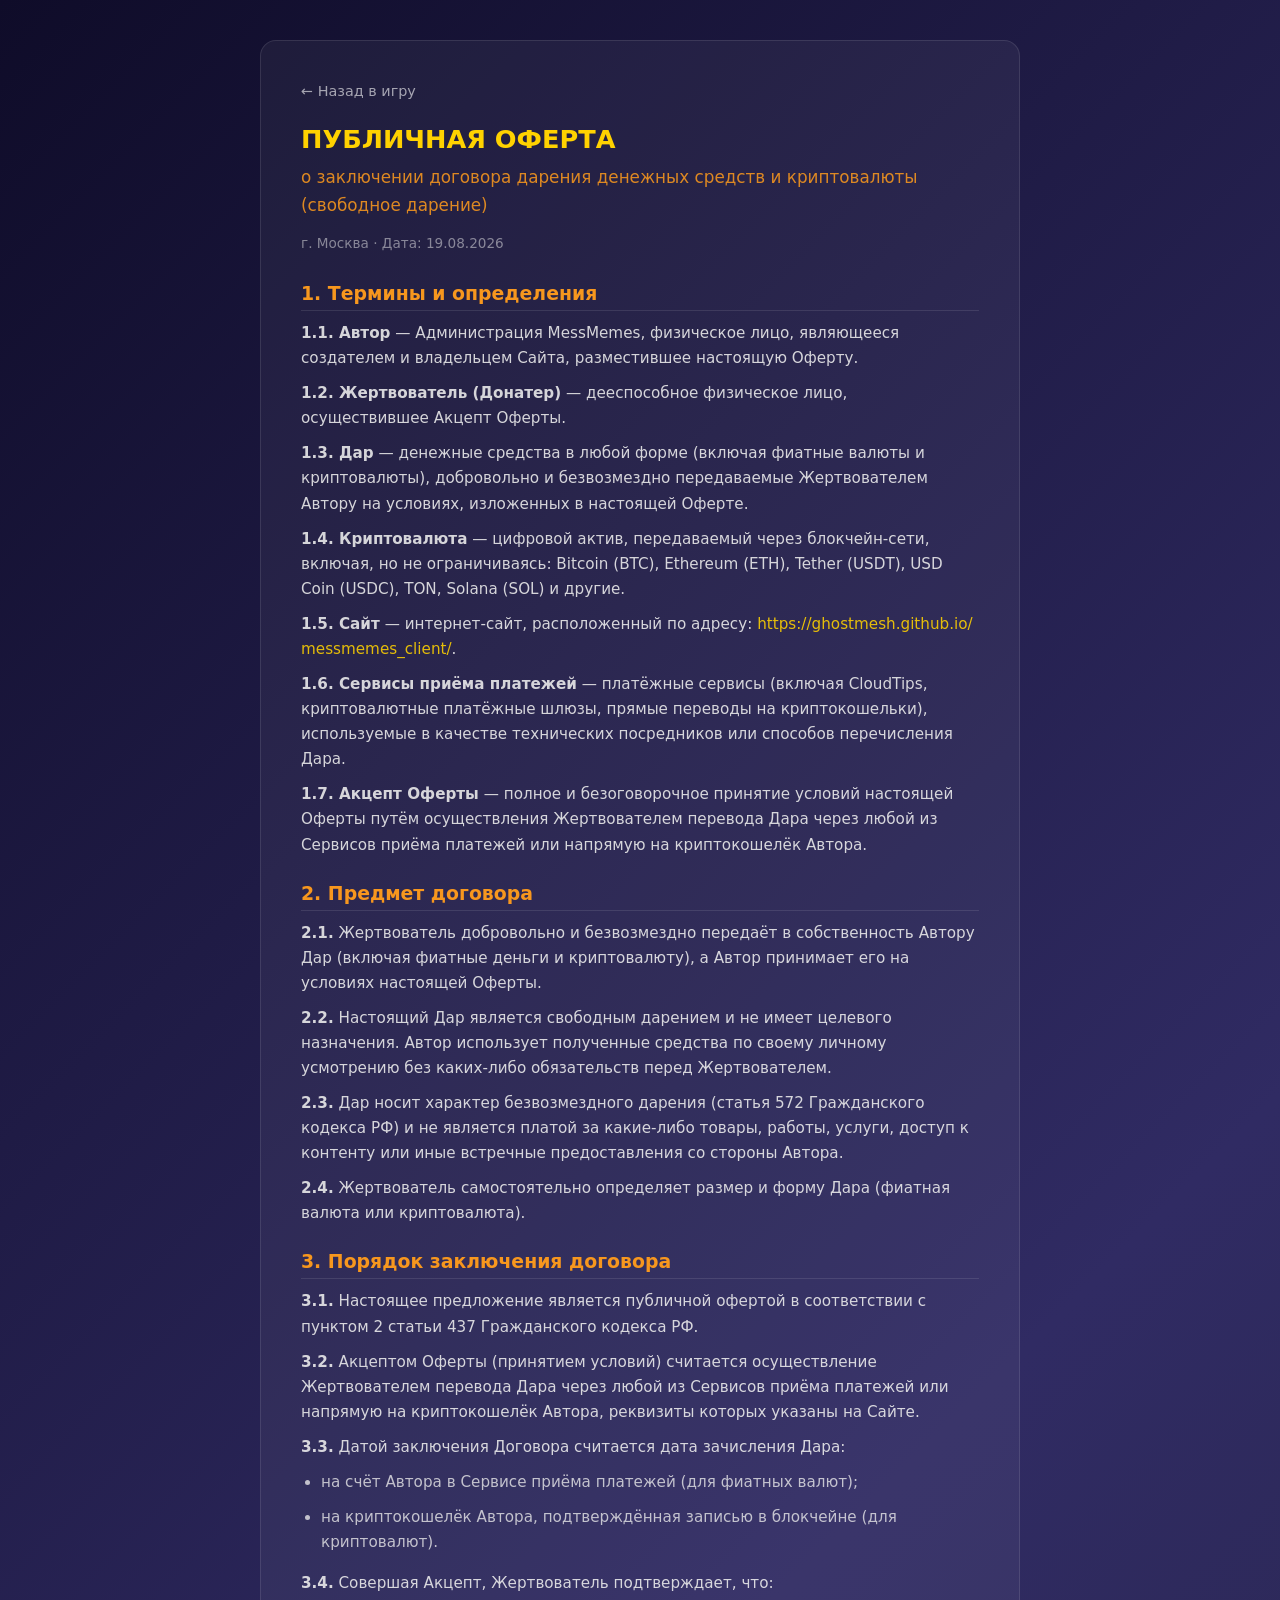
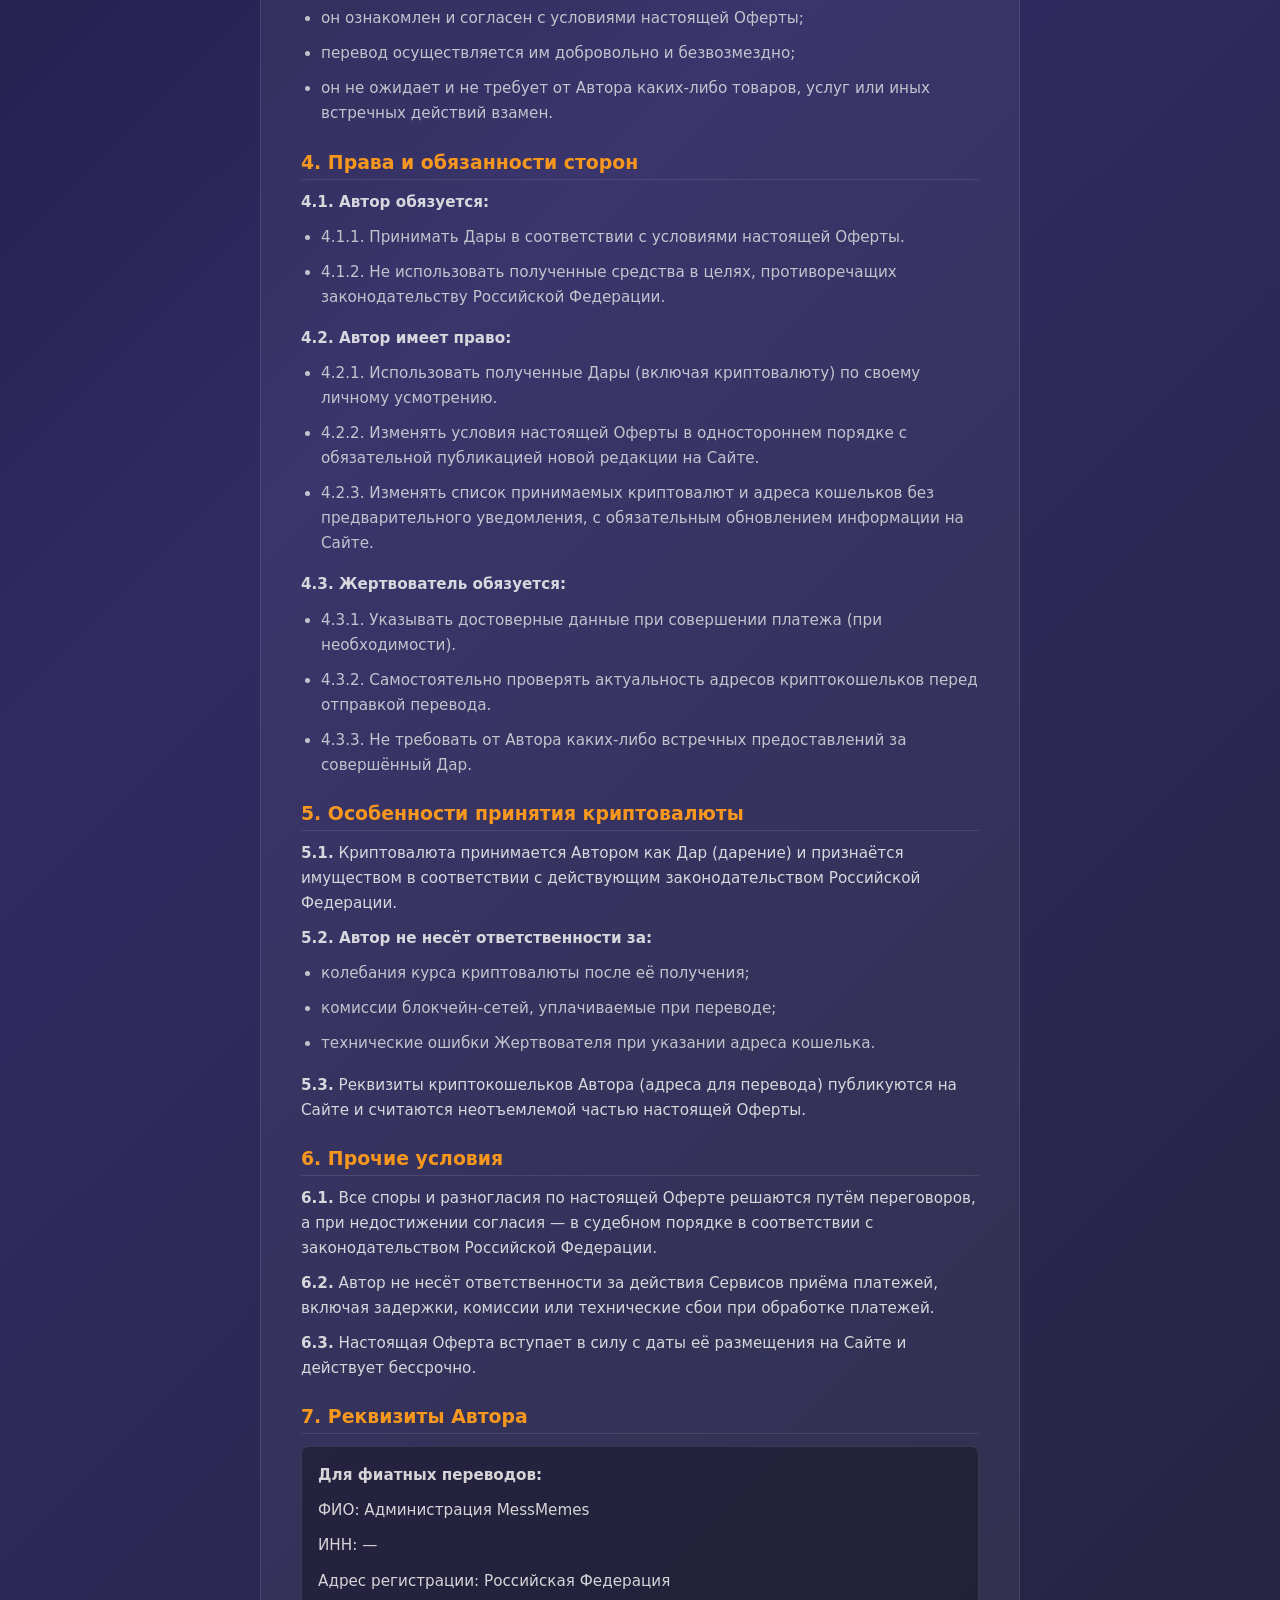
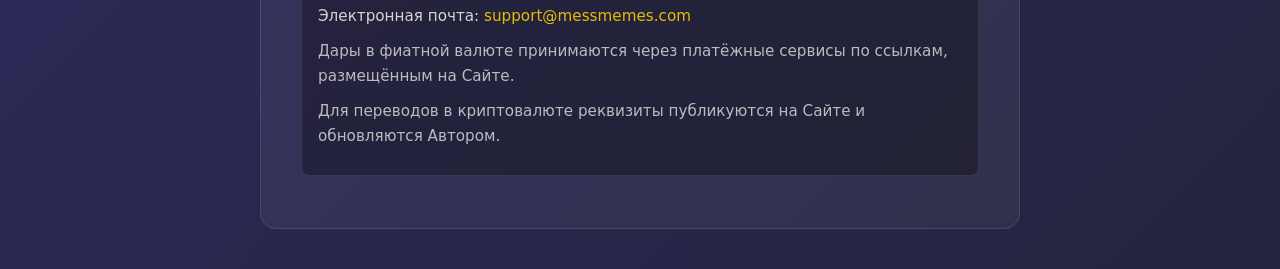
<file: donation-offer.html>
<!DOCTYPE html>
<html lang="ru">
<head>
  <meta charset="UTF-8">
  <meta name="viewport" content="width=device-width, initial-scale=1.0">
  <title>MessMemes — Публичная оферта о добровольном пожертвовании</title>
  <script src="config.js"></script>
  <style>
    * { margin: 0; padding: 0; box-sizing: border-box; }
    body {
      font-family: 'Segoe UI', system-ui, -apple-system, sans-serif;
      background: linear-gradient(135deg, #0f0c29, #302b63, #24243e);
      color: #eee;
      min-height: 100vh;
      padding: 40px 20px;
    }
    .container {
      max-width: 760px;
      margin: 0 auto;
      background: rgba(255,255,255,0.05);
      border: 1px solid rgba(255,255,255,0.1);
      border-radius: 16px;
      padding: 40px;
    }
    h1 { font-size: 1.6em; margin-bottom: 8px; color: #ffd200; line-height: 1.3; }
    .subtitle { font-size: 1.05em; color: #f7971e; margin-bottom: 12px; }
    .updated { font-size: 0.85em; opacity: 0.5; margin-bottom: 28px; }
    h2 { font-size: 1.18em; margin: 24px 0 10px; color: #f7971e; border-bottom: 1px solid rgba(255,255,255,0.1); padding-bottom: 6px; }
    p, li { line-height: 1.65; opacity: 0.88; margin-bottom: 10px; font-size: 0.95em; }
    ul { margin: 8px 0 16px 20px; opacity: 0.88; }
    a { color: #ffd200; text-decoration: none; word-break: break-all; }
    a:hover { text-decoration: underline; }
    .back { display: inline-block; margin-bottom: 24px; color: rgba(255,255,255,0.6); font-size: 0.9em; transition: color 0.2s; }
    .back:hover { color: #fff; }
    .important { background: rgba(247, 151, 30, 0.12); border-left: 3px solid #f7971e; padding: 12px 16px; border-radius: 0 8px 8px 0; margin: 16px 0; }
    .details-box { background: rgba(0,0,0,0.3); border: 1px solid rgba(255,255,255,0.1); border-radius: 8px; padding: 16px; margin: 12px 0; }
  </style>
</head>
<body>
  <div class="container">
    <a href="javascript:history.back()" class="back">← Назад в игру</a>
    
    <h1>ПУБЛИЧНАЯ ОФЕРТА</h1>
    <p class="subtitle">о заключении договора дарения денежных средств и криптовалюты<br>(свободное дарение)</p>
    <p class="updated" id="offer-meta">г. Москва · Дата: 19.08.2026</p>

    <h2>1. Термины и определения</h2>
    <p><strong>1.1. Автор</strong> — <span id="offer-author">Администрация MessMemes</span>, физическое лицо, являющееся создателем и владельцем Сайта, разместившее настоящую Оферту.</p>
    <p><strong>1.2. Жертвователь (Донатер)</strong> — дееспособное физическое лицо, осуществившее Акцепт Оферты.</p>
    <p><strong>1.3. Дар</strong> — денежные средства в любой форме (включая фиатные валюты и криптовалюты), добровольно и безвозмездно передаваемые Жертвователем Автору на условиях, изложенных в настоящей Оферте.</p>
    <p><strong>1.4. Криптовалюта</strong> — цифровой актив, передаваемый через блокчейн-сети, включая, но не ограничиваясь: Bitcoin (BTC), Ethereum (ETH), Tether (USDT), USD Coin (USDC), TON, Solana (SOL) и другие.</p>
    <p><strong>1.5. Сайт</strong> — интернет-сайт, расположенный по адресу: <a id="offer-site-link" href="https://ghostmesh.github.io/messmemes_client/" target="_blank">https://ghostmesh.github.io/messmemes_client/</a>.</p>
    <p><strong>1.6. Сервисы приёма платежей</strong> — платёжные сервисы (включая CloudTips, криптовалютные платёжные шлюзы, прямые переводы на криптокошельки), используемые в качестве технических посредников или способов перечисления Дара.</p>
    <p><strong>1.7. Акцепт Оферты</strong> — полное и безоговорочное принятие условий настоящей Оферты путём осуществления Жертвователем перевода Дара через любой из Сервисов приёма платежей или напрямую на криптокошелёк Автора.</p>

    <h2>2. Предмет договора</h2>
    <p><strong>2.1.</strong> Жертвователь добровольно и безвозмездно передаёт в собственность Автору Дар (включая фиатные деньги и криптовалюту), а Автор принимает его на условиях настоящей Оферты.</p>
    <p><strong>2.2.</strong> Настоящий Дар является свободным дарением и не имеет целевого назначения. Автор использует полученные средства по своему личному усмотрению без каких-либо обязательств перед Жертвователем.</p>
    <p><strong>2.3.</strong> Дар носит характер безвозмездного дарения (статья 572 Гражданского кодекса РФ) и не является платой за какие-либо товары, работы, услуги, доступ к контенту или иные встречные предоставления со стороны Автора.</p>
    <p><strong>2.4.</strong> Жертвователь самостоятельно определяет размер и форму Дара (фиатная валюта или криптовалюта).</p>

    <h2>3. Порядок заключения договора</h2>
    <p><strong>3.1.</strong> Настоящее предложение является публичной офертой в соответствии с пунктом 2 статьи 437 Гражданского кодекса РФ.</p>
    <p><strong>3.2.</strong> Акцептом Оферты (принятием условий) считается осуществление Жертвователем перевода Дара через любой из Сервисов приёма платежей или напрямую на криптокошелёк Автора, реквизиты которых указаны на Сайте.</p>
    <p><strong>3.3.</strong> Датой заключения Договора считается дата зачисления Дара:</p>
    <ul>
      <li>на счёт Автора в Сервисе приёма платежей (для фиатных валют);</li>
      <li>на криптокошелёк Автора, подтверждённая записью в блокчейне (для криптовалют).</li>
    </ul>
    <p><strong>3.4.</strong> Совершая Акцепт, Жертвователь подтверждает, что:</p>
    <ul>
      <li>он ознакомлен и согласен с условиями настоящей Оферты;</li>
      <li>перевод осуществляется им добровольно и безвозмездно;</li>
      <li>он не ожидает и не требует от Автора каких-либо товаров, услуг или иных встречных действий взамен.</li>
    </ul>

    <h2>4. Права и обязанности сторон</h2>
    <p><strong>4.1. Автор обязуется:</strong></p>
    <ul>
      <li>4.1.1. Принимать Дары в соответствии с условиями настоящей Оферты.</li>
      <li>4.1.2. Не использовать полученные средства в целях, противоречащих законодательству Российской Федерации.</li>
    </ul>
    <p><strong>4.2. Автор имеет право:</strong></p>
    <ul>
      <li>4.2.1. Использовать полученные Дары (включая криптовалюту) по своему личному усмотрению.</li>
      <li>4.2.2. Изменять условия настоящей Оферты в одностороннем порядке с обязательной публикацией новой редакции на Сайте.</li>
      <li>4.2.3. Изменять список принимаемых криптовалют и адреса кошельков без предварительного уведомления, с обязательным обновлением информации на Сайте.</li>
    </ul>
    <p><strong>4.3. Жертвователь обязуется:</strong></p>
    <ul>
      <li>4.3.1. Указывать достоверные данные при совершении платежа (при необходимости).</li>
      <li>4.3.2. Самостоятельно проверять актуальность адресов криптокошельков перед отправкой перевода.</li>
      <li>4.3.3. Не требовать от Автора каких-либо встречных предоставлений за совершённый Дар.</li>
    </ul>

    <h2>5. Особенности принятия криптовалюты</h2>
    <p><strong>5.1.</strong> Криптовалюта принимается Автором как Дар (дарение) и признаётся имуществом в соответствии с действующим законодательством Российской Федерации.</p>
    <p><strong>5.2. Автор не несёт ответственности за:</strong></p>
    <ul>
      <li>колебания курса криптовалюты после её получения;</li>
      <li>комиссии блокчейн-сетей, уплачиваемые при переводе;</li>
      <li>технические ошибки Жертвователя при указании адреса кошелька.</li>
    </ul>
    <p><strong>5.3.</strong> Реквизиты криптокошельков Автора (адреса для перевода) публикуются на Сайте и считаются неотъемлемой частью настоящей Оферты.</p>

    <h2>6. Прочие условия</h2>
    <p><strong>6.1.</strong> Все споры и разногласия по настоящей Оферте решаются путём переговоров, а при недостижении согласия — в судебном порядке в соответствии с законодательством Российской Федерации.</p>
    <p><strong>6.2.</strong> Автор не несёт ответственности за действия Сервисов приёма платежей, включая задержки, комиссии или технические сбои при обработке платежей.</p>
    <p><strong>6.3.</strong> Настоящая Оферта вступает в силу с даты её размещения на Сайте и действует бессрочно.</p>

    <h2>7. Реквизиты Автора</h2>
    <div class="details-box">
      <p><strong>Для фиатных переводов:</strong></p>
      <p>ФИО: <span id="offer-req-name">Администрация MessMemes</span></p>
      <p>ИНН: <span id="offer-req-inn">—</span></p>
      <p>Адрес регистрации: <span id="offer-req-addr">Российская Федерация</span></p>
      <p>Электронная почта: <a id="offer-req-email" href="mailto:support@messmemes.com">support@messmemes.com</a></p>
      <p style="margin-top: 8px; opacity: 0.75;">Дары в фиатной валюте принимаются через платёжные сервисы по ссылкам, размещённым на Сайте.</p>
      <p style="margin-top: 8px; opacity: 0.75;">Для переводов в криптовалюте реквизиты публикуются на Сайте и обновляются Автором.</p>
    </div>
  </div>
</body>
</html>
</file>
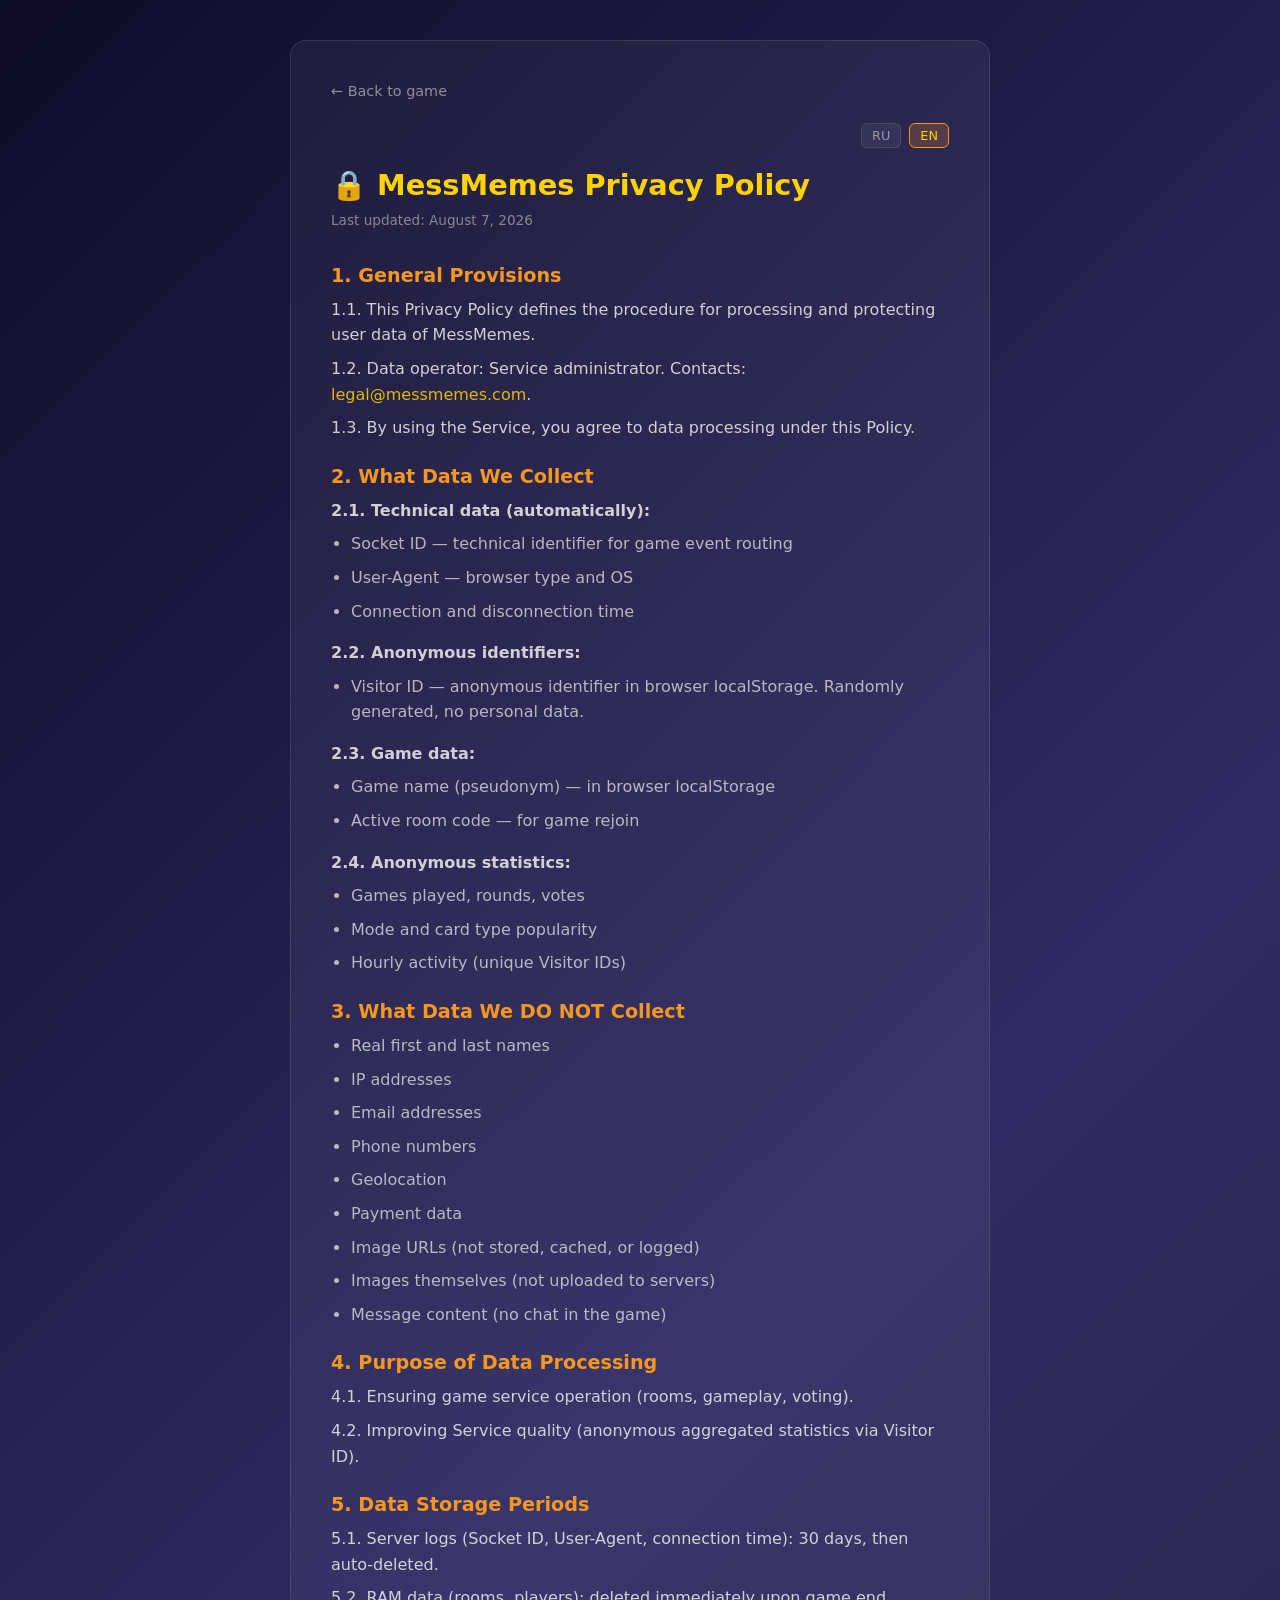
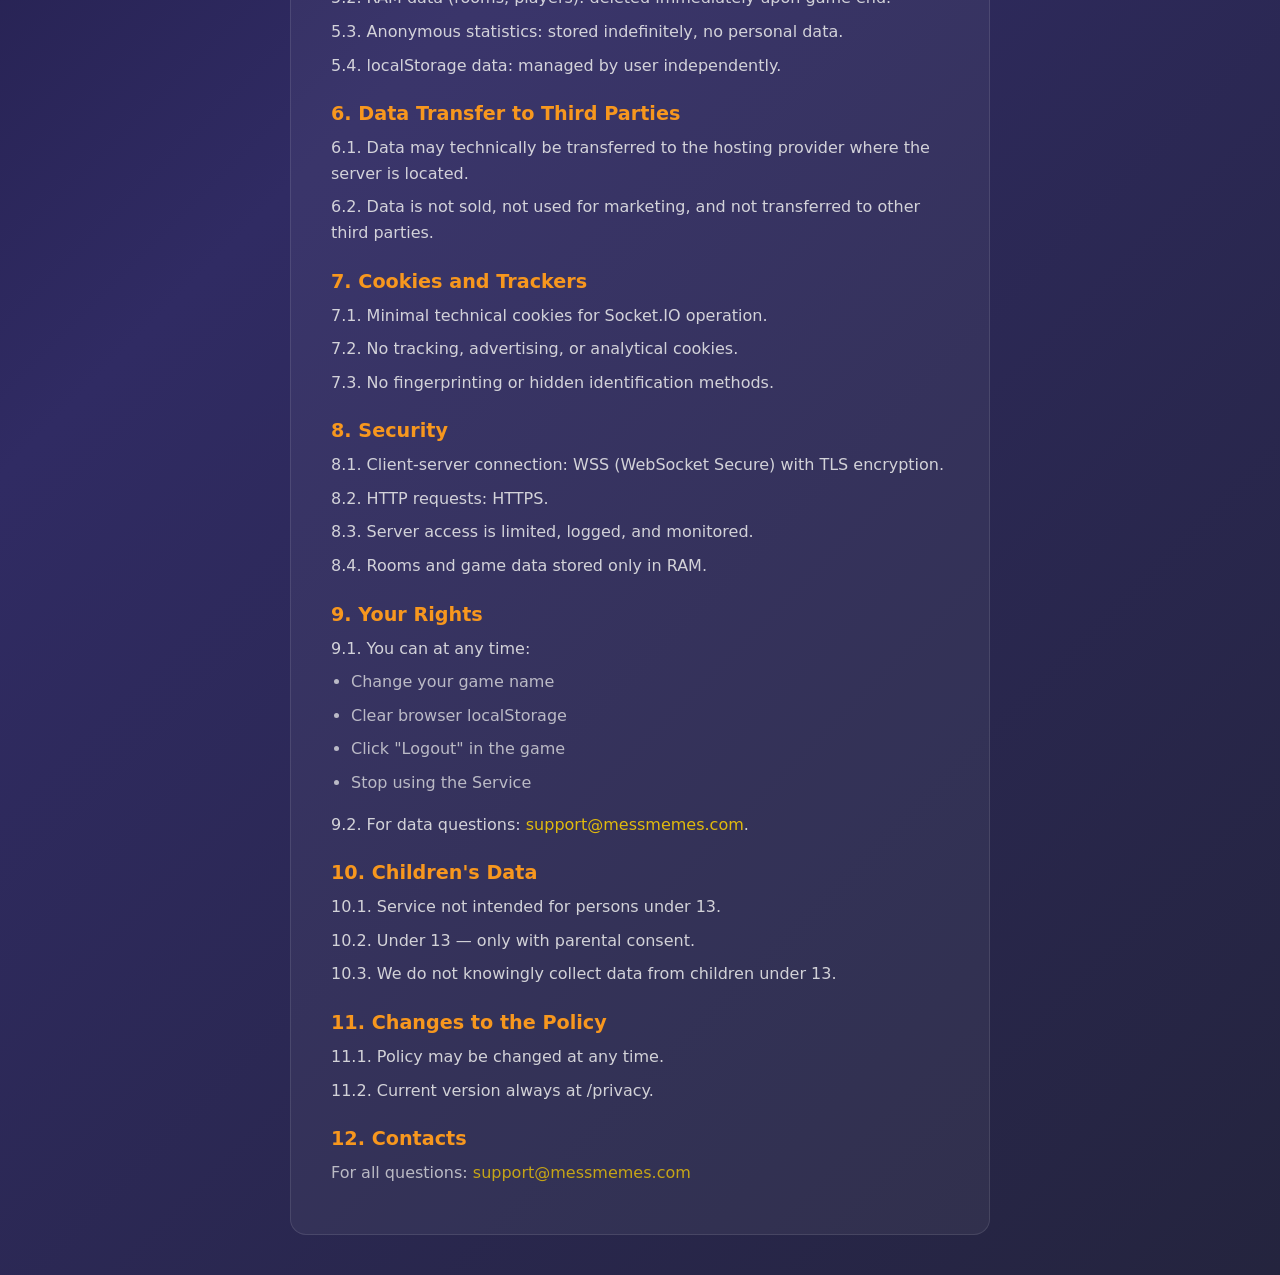
<file: privacy.html>
<!-- Файл: client/public/privacy.html -->
<!DOCTYPE html>
<html lang="ru">
<head>
  <meta charset="UTF-8">
  <meta name="viewport" content="width=device-width, initial-scale=1.0">
  <title>MessMemes — Privacy Policy</title>
  <style>
    * { margin: 0; padding: 0; box-sizing: border-box; }
    body {
      font-family: 'Segoe UI', system-ui, -apple-system, sans-serif;
      background: linear-gradient(135deg, #0f0c29, #302b63, #24243e);
      color: #eee;
      min-height: 100vh;
      padding: 40px 20px;
    }
    .container {
      max-width: 700px;
      margin: 0 auto;
      background: rgba(255,255,255,0.05);
      border: 1px solid rgba(255,255,255,0.1);
      border-radius: 16px;
      padding: 40px;
    }
    h1 { font-size: 1.8em; margin-bottom: 8px; color: #ffd200; }
    .updated { font-size: 0.85em; opacity: 0.5; margin-bottom: 32px; }
    h2 { font-size: 1.2em; margin: 24px 0 10px; color: #f7971e; }
    p, li { line-height: 1.6; opacity: 0.85; margin-bottom: 8px; }
    ul { margin: 8px 0 16px 20px; opacity: 0.85; }
    a { color: #ffd200; text-decoration: none; }
    a:hover { text-decoration: underline; }
    .back { display: inline-block; margin-bottom: 24px; color: rgba(255,255,255,0.5); font-size: 0.9em; }
    .back:hover { color: #fff; }
    .lang-switch { display: flex; gap: 8px; justify-content: flex-end; margin-bottom: 20px; }
    .lang-btn { padding: 4px 10px; background: rgba(255,255,255,0.06); color: rgba(255,255,255,0.5); border: 1px solid rgba(255,255,255,0.1); border-radius: 6px; cursor: pointer; font-size: 0.8em; font-family: inherit; transition: all 0.2s; }
    .lang-btn.active { background: rgba(247,151,30,0.2); border-color: #f7971e; color: #ffd200; }
    .lang-btn:hover { color: #fff; }
  </style>
  <script src="config.js"></script>
</head>
<body>
  <div class="container">
    <a href="javascript:history.back()" class="back"><span class="t" data-key="back">← Back to game</span></a>
    
    <div class="lang-switch">
      <button class="lang-btn" onclick="setLang('ru')">RU</button>
      <button class="lang-btn active" onclick="setLang('en')">EN</button>
    </div>
    
    <h1 class="t" data-key="title">🔒 MessMemes Privacy Policy</h1>
    <p class="updated t" data-key="updated">Last updated: August 7, 2026</p>

    <h2 class="t" data-key="s1_title">1. General Provisions</h2>
    <div class="t" data-key="s1_text"></div>

    <h2 class="t" data-key="s2_title">2. What Data We Collect</h2>
    <div class="t" data-key="s2_text"></div>

    <h2 class="t" data-key="s3_title">3. What Data We DO NOT Collect</h2>
    <div class="t" data-key="s3_text"></div>

    <h2 class="t" data-key="s4_title">4. Purpose of Data Processing</h2>
    <div class="t" data-key="s4_text"></div>

    <h2 class="t" data-key="s5_title">5. Data Storage Periods</h2>
    <div class="t" data-key="s5_text"></div>

    <h2 class="t" data-key="s6_title">6. Data Transfer to Third Parties</h2>
    <div class="t" data-key="s6_text"></div>

    <h2 class="t" data-key="s7_title">7. Cookies and Trackers</h2>
    <div class="t" data-key="s7_text"></div>

    <h2 class="t" data-key="s8_title">8. Security</h2>
    <div class="t" data-key="s8_text"></div>

    <h2 class="t" data-key="s9_title">9. Your Rights</h2>
    <div class="t" data-key="s9_text"></div>

    <h2 class="t" data-key="s10_title">10. Children's Data</h2>
    <div class="t" data-key="s10_text"></div>

    <h2 class="t" data-key="s11_title">11. Changes to the Policy</h2>
    <div class="t" data-key="s11_text"></div>

    <h2 class="t" data-key="s12_title">12. Contacts</h2>
    <p class="t" data-key="s12_text"></p>
  </div>

  <script>
    const EMAIL_SUPPORT = window.CONFIG?.emailSupport || 'support@messmemes.com';
    const EMAIL_LEGAL = window.CONFIG?.emailLegal || 'legal@messmemes.com';
    
    const translations = {
      ru: {
        back: '← Назад к игре',
        title: '🔒 Политика конфиденциальности MessMemes',
        updated: 'Последнее обновление: 7 августа 2026',
        s1_title: '1. Общие положения',
        s1_text: `<p>1.1. Настоящая Политика конфиденциальности определяет порядок обработки и защиты данных пользователей игры MessMemes.</p><p>1.2. Оператором данных является администратор Сервиса. Контакты: <a class="contact-legal" href="mailto:legal@messmemes.com">legal@messmemes.com</a>.</p><p>1.3. Используя Сервис, вы даёте согласие на обработку данных в соответствии с настоящей Политикой.</p>`,
        s2_title: '2. Какие данные мы собираем',
        s2_text: `<p><strong>2.1. Технические данные (автоматически):</strong></p><ul><li>Socket ID — технический идентификатор для маршрутизации игровых событий</li><li>User-Agent — тип браузера и операционной системы</li><li>Время подключения и отключения</li></ul><p><strong>2.2. Анонимные идентификаторы:</strong></p><ul><li>Visitor ID — анонимный идентификатор в localStorage браузера. Генерируется случайно, не содержит персональных данных</li></ul><p><strong>2.3. Игровые данные:</strong></p><ul><li>Игровое имя (псевдоним) — в localStorage браузера</li><li>Код активной комнаты — для возврата в игру</li></ul><p><strong>2.4. Анонимная статистика:</strong></p><ul><li>Количество игр, раундов, голосов</li><li>Популярность режимов и типов карт</li><li>Почасовая активность (уникальные Visitor ID)</li></ul>`,
        s3_title: '3. Какие данные мы НЕ собираем',
        s3_text: `<ul><li>Реальные имена и фамилии</li><li>IP-адреса</li><li>Email-адреса</li><li>Номера телефонов</li><li>Геолокацию</li><li>Платёжные данные</li><li>URL-адреса картинок (не хранятся, не кешируются, не логируются)</li><li>Сами изображения (не загружаются на серверы)</li><li>Содержимое переписки (в игре нет чата)</li></ul>`,
        s4_title: '4. Цели обработки данных',
        s4_text: `<p>4.1. Обеспечение работы игрового сервиса (создание комнат, проведение игры, голосование).</p><p>4.2. Улучшение качества Сервиса (анонимная агрегированная статистика через Visitor ID).</p>`,
        s5_title: '5. Сроки хранения данных',
        s5_text: `<p>5.1. Логи сервера (Socket ID, User-Agent, время подключения): 30 дней, затем автоматически удаляются.</p><p>5.2. Данные в оперативной памяти (комнаты, игроки): удаляются немедленно при завершении игры.</p><p>5.3. Анонимная статистика: хранится бессрочно, не содержит персональных данных.</p><p>5.4. Данные в localStorage: управляются пользователем самостоятельно.</p>`,
        s6_title: '6. Передача данных третьим лицам',
        s6_text: `<p>6.1. Данные могут технически передаваться хостинг-провайдеру, где физически расположен сервер.</p><p>6.2. Данные не продаются, не используются для маркетинга и не передаются третьим лицам.</p>`,
        s7_title: '7. Cookies и трекеры',
        s7_text: `<p>7.1. Сервис использует минимальный набор технических cookies для работы Socket.IO.</p><p>7.2. Сервис не использует cookies для отслеживания, рекламные или аналитические трекеры.</p><p>7.3. Сервис не использует fingerprinting и другие методы скрытой идентификации.</p>`,
        s8_title: '8. Безопасность',
        s8_text: `<p>8.1. Соединение клиент-сервер: WSS (WebSocket Secure) с шифрованием TLS.</p><p>8.2. HTTP-запросы: HTTPS.</p><p>8.3. Доступ к серверу ограничен, логируется и мониторится.</p><p>8.4. Комнаты и игровые данные хранятся только в оперативной памяти.</p>`,
        s9_title: '9. Ваши права',
        s9_text: `<p>9.1. Вы можете в любой момент:</p><ul><li>Сменить игровое имя</li><li>Очистить localStorage браузера</li><li>Нажать кнопку «Выйти» в интерфейсе игры</li><li>Прекратить использование Сервиса</li></ul><p>9.2. По вопросам обработки данных: <a class="contact-support" href="mailto:support@messmemes.com">support@messmemes.com</a>.</p>`,
        s10_title: '10. Данные детей',
        s10_text: `<p>10.1. Сервис не предназначен для лиц младше 13 лет.</p><p>10.2. Если вам меньше 13 лет — только с согласия родителей.</p><p>10.3. Мы сознательно не собираем данные детей младше 13 лет.</p>`,
        s11_title: '11. Изменения политики',
        s11_text: `<p>11.1. Политика может быть изменена в любое время.</p><p>11.2. Актуальная версия всегда доступна по адресу /privacy.</p>`,
        s12_title: '12. Контакты',
        s12_text: `<p>По всем вопросам: <a class="contact-support" href="mailto:support@messmemes.com">support@messmemes.com</a></p>`,
      },
      en: {
        back: '← Back to game',
        title: '🔒 MessMemes Privacy Policy',
        updated: 'Last updated: August 7, 2026',
        s1_title: '1. General Provisions',
        s1_text: `<p>1.1. This Privacy Policy defines the procedure for processing and protecting user data of MessMemes.</p><p>1.2. Data operator: Service administrator. Contacts: <a class="contact-legal" href="mailto:legal@messmemes.com">legal@messmemes.com</a>.</p><p>1.3. By using the Service, you agree to data processing under this Policy.</p>`,
        s2_title: '2. What Data We Collect',
        s2_text: `<p><strong>2.1. Technical data (automatically):</strong></p><ul><li>Socket ID — technical identifier for game event routing</li><li>User-Agent — browser type and OS</li><li>Connection and disconnection time</li></ul><p><strong>2.2. Anonymous identifiers:</strong></p><ul><li>Visitor ID — anonymous identifier in browser localStorage. Randomly generated, no personal data.</li></ul><p><strong>2.3. Game data:</strong></p><ul><li>Game name (pseudonym) — in browser localStorage</li><li>Active room code — for game rejoin</li></ul><p><strong>2.4. Anonymous statistics:</strong></p><ul><li>Games played, rounds, votes</li><li>Mode and card type popularity</li><li>Hourly activity (unique Visitor IDs)</li></ul>`,
        s3_title: '3. What Data We DO NOT Collect',
        s3_text: `<ul><li>Real first and last names</li><li>IP addresses</li><li>Email addresses</li><li>Phone numbers</li><li>Geolocation</li><li>Payment data</li><li>Image URLs (not stored, cached, or logged)</li><li>Images themselves (not uploaded to servers)</li><li>Message content (no chat in the game)</li></ul>`,
        s4_title: '4. Purpose of Data Processing',
        s4_text: `<p>4.1. Ensuring game service operation (rooms, gameplay, voting).</p><p>4.2. Improving Service quality (anonymous aggregated statistics via Visitor ID).</p>`,
        s5_title: '5. Data Storage Periods',
        s5_text: `<p>5.1. Server logs (Socket ID, User-Agent, connection time): 30 days, then auto-deleted.</p><p>5.2. RAM data (rooms, players): deleted immediately upon game end.</p><p>5.3. Anonymous statistics: stored indefinitely, no personal data.</p><p>5.4. localStorage data: managed by user independently.</p>`,
        s6_title: '6. Data Transfer to Third Parties',
        s6_text: `<p>6.1. Data may technically be transferred to the hosting provider where the server is located.</p><p>6.2. Data is not sold, not used for marketing, and not transferred to other third parties.</p>`,
        s7_title: '7. Cookies and Trackers',
        s7_text: `<p>7.1. Minimal technical cookies for Socket.IO operation.</p><p>7.2. No tracking, advertising, or analytical cookies.</p><p>7.3. No fingerprinting or hidden identification methods.</p>`,
        s8_title: '8. Security',
        s8_text: `<p>8.1. Client-server connection: WSS (WebSocket Secure) with TLS encryption.</p><p>8.2. HTTP requests: HTTPS.</p><p>8.3. Server access is limited, logged, and monitored.</p><p>8.4. Rooms and game data stored only in RAM.</p>`,
        s9_title: '9. Your Rights',
        s9_text: `<p>9.1. You can at any time:</p><ul><li>Change your game name</li><li>Clear browser localStorage</li><li>Click "Logout" in the game</li><li>Stop using the Service</li></ul><p>9.2. For data questions: <a class="contact-support" href="mailto:support@messmemes.com">support@messmemes.com</a>.</p>`,
        s10_title: '10. Children\'s Data',
        s10_text: `<p>10.1. Service not intended for persons under 13.</p><p>10.2. Under 13 — only with parental consent.</p><p>10.3. We do not knowingly collect data from children under 13.</p>`,
        s11_title: '11. Changes to the Policy',
        s11_text: `<p>11.1. Policy may be changed at any time.</p><p>11.2. Current version always at /privacy.</p>`,
        s12_title: '12. Contacts',
        s12_text: `<p>For all questions: <a class="contact-support" href="mailto:support@messmemes.com">support@messmemes.com</a></p>`,
      }
    };

    function setLang(lang) {
      document.querySelectorAll('.lang-btn').forEach(b => b.classList.remove('active'));
      document.querySelector(`.lang-btn[onclick="setLang('${lang}')"]`).classList.add('active');
      
      document.querySelectorAll('.t[data-key]').forEach(el => {
        const key = el.getAttribute('data-key');
        if (translations[lang][key]) {
          el.innerHTML = translations[lang][key];
        }
      });
      
      document.querySelectorAll('.contact-legal').forEach(el => {
        el.href = `mailto:${EMAIL_LEGAL}`;
        el.textContent = EMAIL_LEGAL;
      });
      document.querySelectorAll('.contact-support').forEach(el => {
        el.href = `mailto:${EMAIL_SUPPORT}`;
        el.textContent = EMAIL_SUPPORT;
      });
    }

    setLang('en');
  </script>
</body>
</html>
</file>
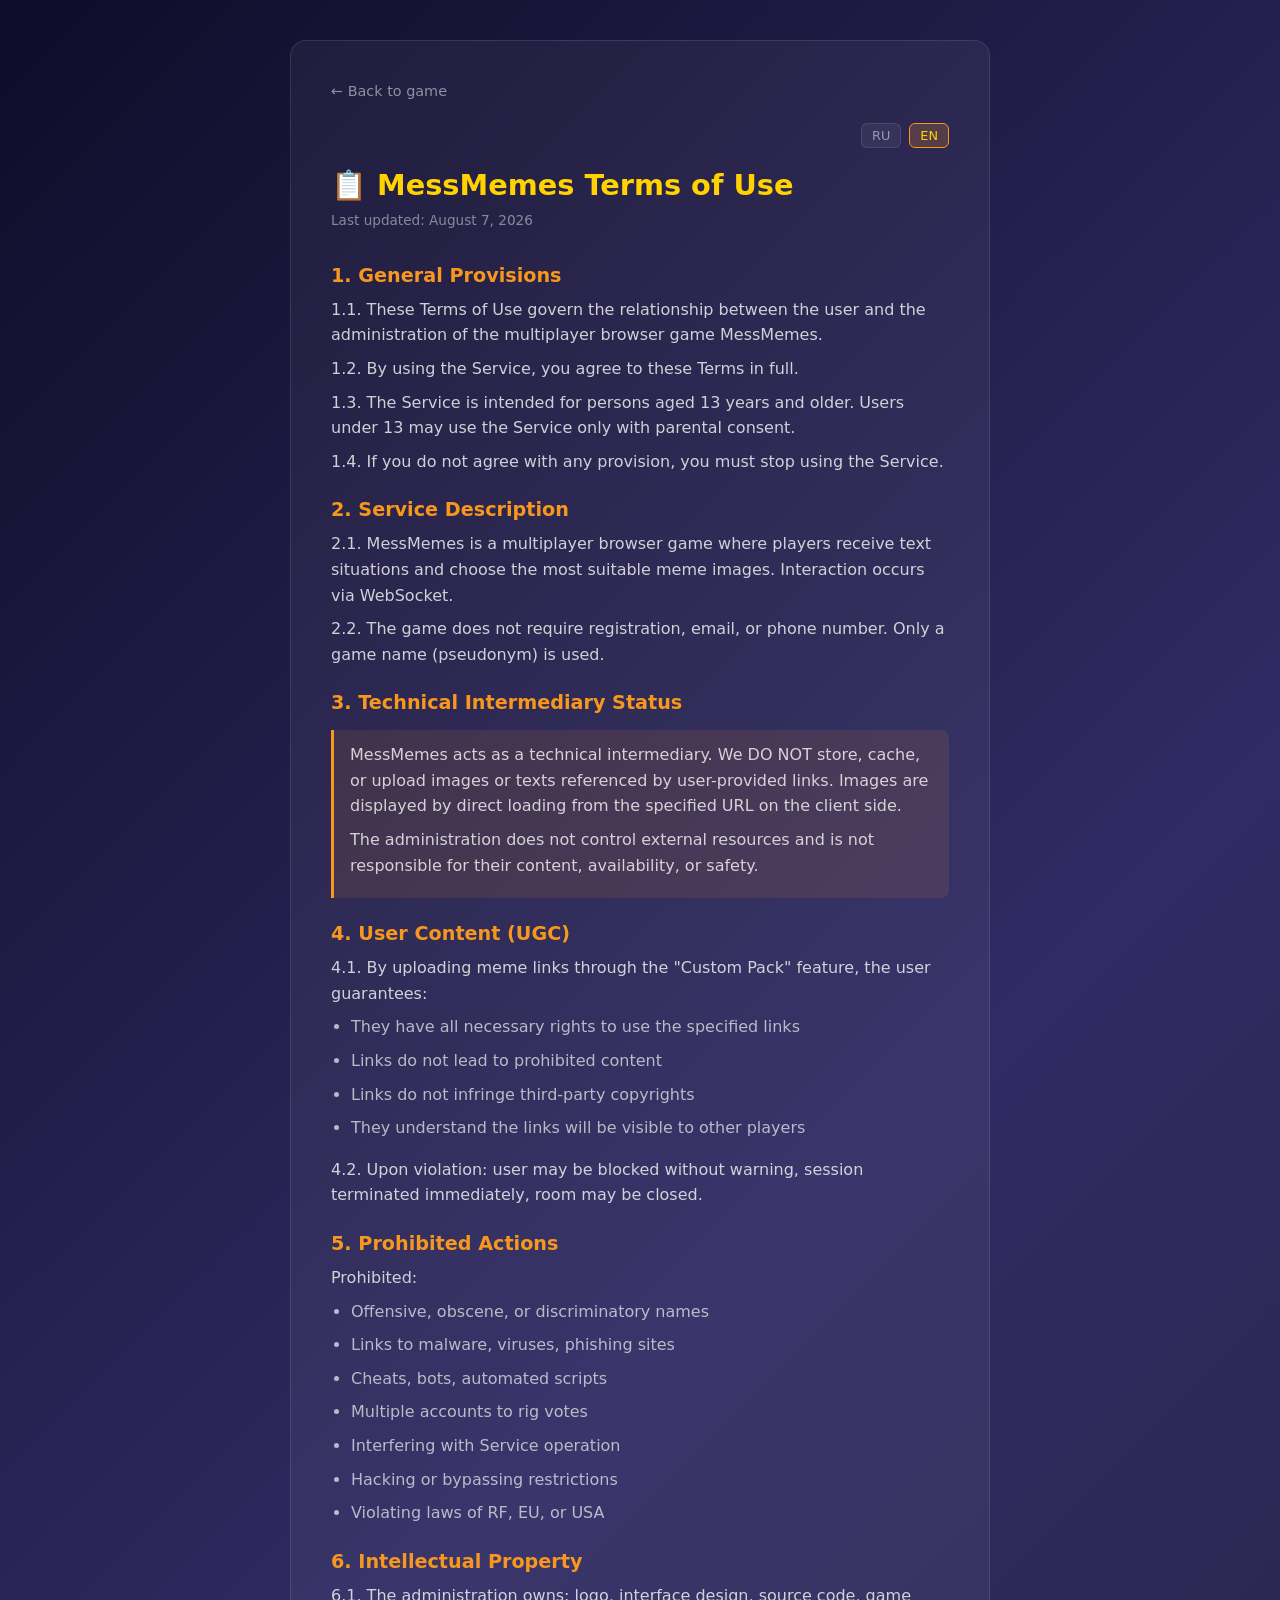
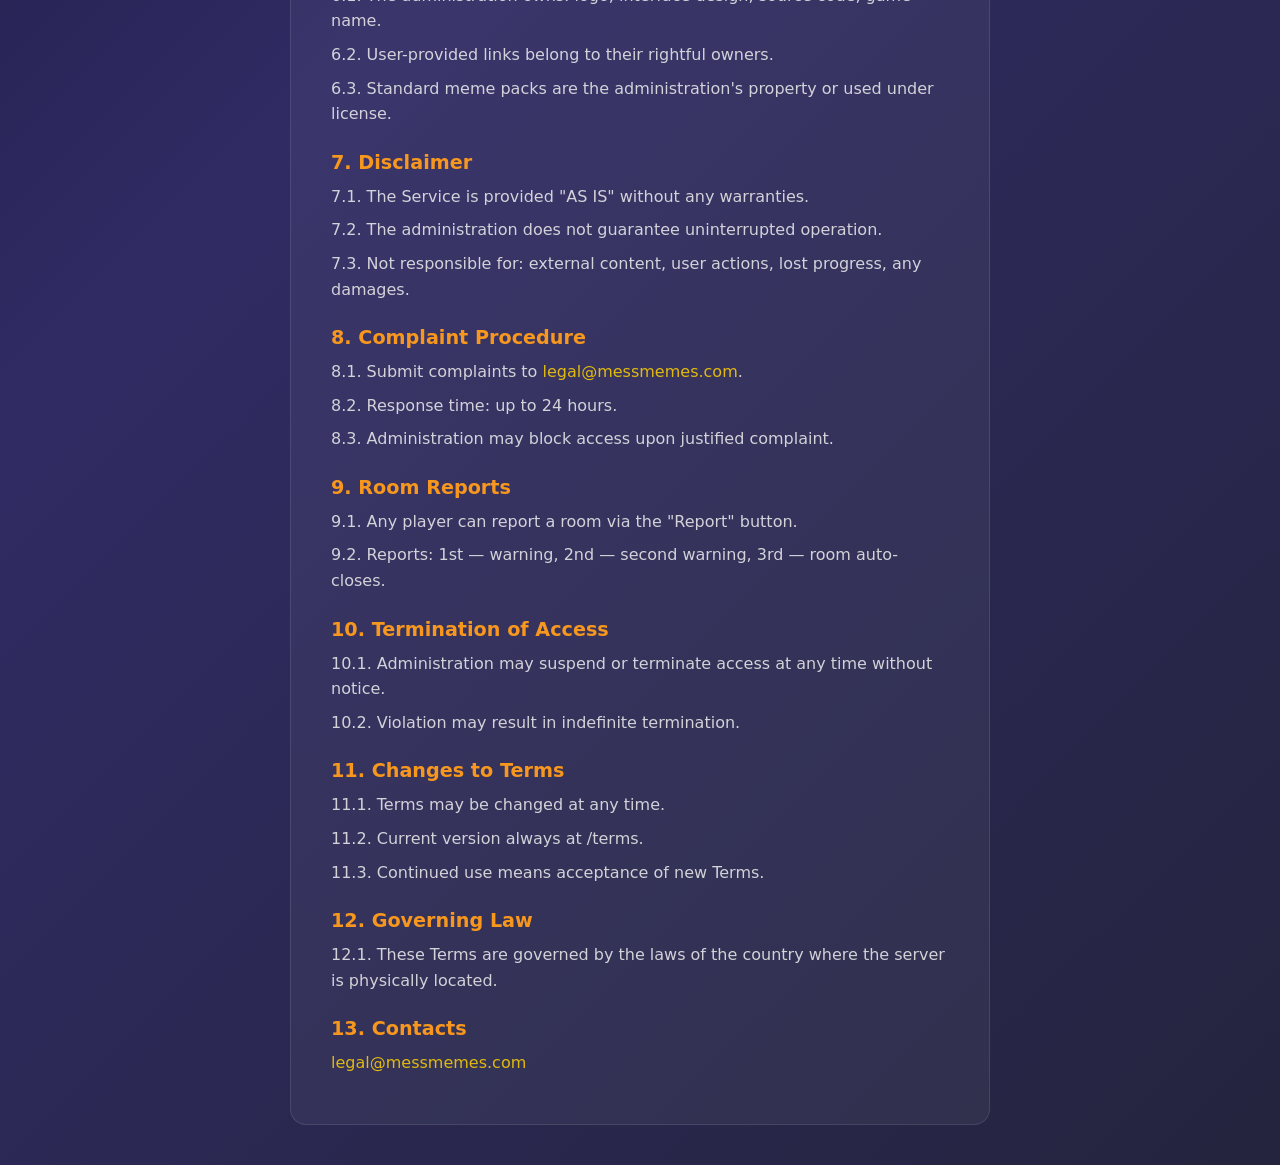
<file: terms.html>
<!-- Файл: client/public/terms.html -->
<!DOCTYPE html>
<html lang="ru">
<head>
  <meta charset="UTF-8">
  <meta name="viewport" content="width=device-width, initial-scale=1.0">
  <title>MessMemes — Terms of Use</title>
  <style>
    * { margin: 0; padding: 0; box-sizing: border-box; }
    body {
      font-family: 'Segoe UI', system-ui, -apple-system, sans-serif;
      background: linear-gradient(135deg, #0f0c29, #302b63, #24243e);
      color: #eee;
      min-height: 100vh;
      padding: 40px 20px;
    }
    .container {
      max-width: 700px;
      margin: 0 auto;
      background: rgba(255,255,255,0.05);
      border: 1px solid rgba(255,255,255,0.1);
      border-radius: 16px;
      padding: 40px;
    }
    h1 { font-size: 1.8em; margin-bottom: 8px; color: #ffd200; }
    .updated { font-size: 0.85em; opacity: 0.5; margin-bottom: 32px; }
    h2 { font-size: 1.2em; margin: 24px 0 10px; color: #f7971e; }
    h3 { font-size: 1em; margin: 16px 0 8px; color: #ffd200; }
    p, li { line-height: 1.6; opacity: 0.85; margin-bottom: 8px; }
    ul { margin: 8px 0 16px 20px; opacity: 0.85; }
    a { color: #ffd200; text-decoration: none; }
    a:hover { text-decoration: underline; }
    .back { display: inline-block; margin-bottom: 24px; color: rgba(255,255,255,0.5); font-size: 0.9em; }
    .back:hover { color: #fff; }
    .important { background: rgba(247, 151, 30, 0.1); border-left: 3px solid #f7971e; padding: 12px 16px; border-radius: 0 8px 8px 0; margin: 16px 0; }
    .lang-switch { display: flex; gap: 8px; justify-content: flex-end; margin-bottom: 20px; }
    .lang-btn { padding: 4px 10px; background: rgba(255,255,255,0.06); color: rgba(255,255,255,0.5); border: 1px solid rgba(255,255,255,0.1); border-radius: 6px; cursor: pointer; font-size: 0.8em; font-family: inherit; transition: all 0.2s; }
    .lang-btn.active { background: rgba(247,151,30,0.2); border-color: #f7971e; color: #ffd200; }
    .lang-btn:hover { color: #fff; }
  </style>
  <script src="config.js"></script>
</head>
<body>
  <div class="container">
    <a href="javascript:history.back()" class="back"><span class="t" data-key="back">← Back to game</span></a>
    
    <div class="lang-switch">
      <button class="lang-btn" onclick="setLang('ru')">RU</button>
      <button class="lang-btn active" onclick="setLang('en')">EN</button>
    </div>
    
    <h1 class="t" data-key="title">📋 MessMemes Terms of Use</h1>
    <p class="updated t" data-key="updated">Last updated: August 7, 2026</p>

    <h2 class="t" data-key="s1_title">1. General Provisions</h2>
    <div class="t" data-key="s1_text"></div>

    <h2 class="t" data-key="s2_title">2. Service Description</h2>
    <div class="t" data-key="s2_text"></div>

    <h2 class="t" data-key="s3_title">3. Technical Intermediary Status</h2>
    <div class="important t" data-key="s3_text"></div>

    <h2 class="t" data-key="s4_title">4. User Content (UGC)</h2>
    <div class="t" data-key="s4_text"></div>

    <h2 class="t" data-key="s5_title">5. Prohibited Actions</h2>
    <div class="t" data-key="s5_text"></div>

    <h2 class="t" data-key="s6_title">6. Intellectual Property</h2>
    <div class="t" data-key="s6_text"></div>

    <h2 class="t" data-key="s7_title">7. Disclaimer</h2>
    <div class="t" data-key="s7_text"></div>

    <h2 class="t" data-key="s8_title">8. Complaint Procedure</h2>
    <div class="t" data-key="s8_text"></div>

    <h2 class="t" data-key="s9_title">9. Room Reports</h2>
    <div class="t" data-key="s9_text"></div>

    <h2 class="t" data-key="s10_title">10. Termination of Access</h2>
    <div class="t" data-key="s10_text"></div>

    <h2 class="t" data-key="s11_title">11. Changes to Terms</h2>
    <div class="t" data-key="s11_text"></div>

    <h2 class="t" data-key="s12_title">12. Governing Law</h2>
    <div class="t" data-key="s12_text"></div>

    <h2 class="t" data-key="s13_title">13. Contacts</h2>
    <p><a class="contact-email" href="mailto:legal@messmemes.com">legal@messmemes.com</a></p>
  </div>

  <script>
    const EMAIL_LEGAL = window.CONFIG?.emailLegal || 'legal@messmemes.com';
    
    const translations = {
      ru: {
        back: '← Назад к игре',
        title: '📋 Условия использования MessMemes',
        updated: 'Последнее обновление: 7 августа 2026',
        s1_title: '1. Общие положения',
        s1_text: `<p>1.1. Настоящие Условия использования регулируют отношения между пользователем и администрацией многопользовательской браузерной игры MessMemes.</p><p>1.2. Используя Сервис, вы соглашаетесь с настоящими Условиями в полном объёме.</p><p>1.3. Сервис предназначен для лиц, достигших 13 лет. Пользователи младше 13 лет могут использовать Сервис только с согласия родителей или законных представителей.</p><p>1.4. Если вы не согласны с каким-либо пунктом Условий, вы должны прекратить использование Сервиса.</p>`,
        s2_title: '2. Описание Сервиса',
        s2_text: `<p>2.1. MessMemes — многопользовательская браузерная игра, в которой игроки получают текстовые ситуации и выбирают наиболее подходящие мемы-картинки. Взаимодействие происходит в реальном времени через технологию WebSocket.</p><p>2.2. Игра не требует регистрации, не запрашивает email, номер телефона или другие персональные данные. Пользователь указывает только игровое имя (псевдоним).</p>`,
        s3_title: '3. Статус технического посредника',
        s3_text: `<p>MessMemes является техническим посредником. Мы НЕ храним, НЕ кешируем и НЕ загружаем на свои серверы изображения или тексты, на которые указывают ссылки пользователей. Отображение картинки происходит путём прямой подгрузки по указанному URL на стороне клиента (браузера пользователя).</p><p>Администрация не контролирует содержание внешних ресурсов и не несёт ответственности за их контент, доступность или безопасность. Все ссылки предоставляются пользователями самостоятельно.</p>`,
        s4_title: '4. Контент пользователей (UGC)',
        s4_text: `<p>4.1. Загружая ссылки на мемы через функцию «Свой пак», пользователь гарантирует, что:</p><ul><li>Имеет все необходимые права на использование указанных ссылок</li><li>Ссылки не ведут на запрещённый контент (экстремистские материалы, порнография, сцены насилия, пропаганда наркотиков, оскорбления, клевета)</li><li>Ссылки не нарушают авторские права третьих лиц</li><li>Осознаёт, что указанные ссылки будут видны другим игрокам в комнате</li></ul><p>4.2. При обнаружении нарушения:</p><ul><li>Пользователь может быть заблокирован без предупреждения</li><li>Сессия нарушителя прерывается немедленно</li><li>Комната может быть закрыта при получении нескольких жалоб</li></ul>`,
        s5_title: '5. Запрещённые действия',
        s5_text: `<p>Пользователю запрещается:</p><ul><li>Использовать оскорбительные, непристойные или дискриминационные игровые имена</li><li>Загружать ссылки на вредоносное ПО, вирусы, фишинговые сайты</li><li>Использовать читы, ботов, автоматизированные скрипты</li><li>Создавать несколько аккаунтов для накрутки голосов</li><li>Препятствовать нормальной работе Сервиса</li><li>Пытаться взломать или обойти ограничения Сервиса</li><li>Совершать действия, нарушающие законодательство РФ, ЕС или США</li></ul>`,
        s6_title: '6. Интеллектуальная собственность',
        s6_text: `<p>6.1. Администрации Сервиса принадлежат: логотип, дизайн интерфейса, исходный код (CSS, JavaScript), название игры.</p><p>6.2. Пользовательские ссылки на внешний контент принадлежат их законным владельцам.</p><p>6.3. Стандартные паки мемов (включая пак «Кукушка») являются интеллектуальной собственностью администрации Сервиса или используются по соответствующей лицензии.</p>`,
        s7_title: '7. Отказ от ответственности',
        s7_text: `<p>7.1. Сервис предоставляется «как есть» (AS IS) без каких-либо гарантий.</p><p>7.2. Администрация не гарантирует бесперебойную работу Сервиса, отсутствие ошибок или задержек.</p><p>7.3. Администрация не несёт ответственности за: содержание внешних ресурсов, действия других пользователей, потерю игрового прогресса, любой ущерб.</p>`,
        s8_title: '8. Процедура жалоб',
        s8_text: `<p>8.1. Для подачи жалобы направьте обращение на <a href="mailto:legal@messmemes.com">legal@messmemes.com</a>.</p><p>8.2. Срок реакции на жалобу: до 24 часов.</p><p>8.3. При обоснованной жалобе администрация вправе заблокировать доступ.</p>`,
        s9_title: '9. Жалобы на комнаты',
        s9_text: `<p>9.1. Любой игрок может пожаловаться на комнату через кнопку «Пожаловаться» в интерфейсе игры.</p><p>9.2. При получении жалоб: 1-я — предупреждение, 2-я — второе предупреждение, 3-я — комната автоматически закрывается.</p>`,
        s10_title: '10. Прекращение доступа',
        s10_text: `<p>10.1. Администрация оставляет за собой право приостановить или прекратить доступ пользователя к Сервису в любое время без предварительного уведомления.</p><p>10.2. При нарушении настоящих Условий доступ может быть прекращён бессрочно.</p>`,
        s11_title: '11. Изменение условий',
        s11_text: `<p>11.1. Администрация оставляет за собой право изменять настоящие Условия в любое время.</p><p>11.2. Актуальная версия всегда доступна по адресу /terms.</p><p>11.3. Продолжение использования Сервиса после изменений означает согласие с новыми Условиями.</p>`,
        s12_title: '12. Применимое право',
        s12_text: `<p>12.1. Настоящие Условия регулируются законодательством страны, на территории которой физически расположен сервер.</p>`,
        s13_title: '13. Контакты',
      },
      en: {
        back: '← Back to game',
        title: '📋 MessMemes Terms of Use',
        updated: 'Last updated: August 7, 2026',
        s1_title: '1. General Provisions',
        s1_text: `<p>1.1. These Terms of Use govern the relationship between the user and the administration of the multiplayer browser game MessMemes.</p><p>1.2. By using the Service, you agree to these Terms in full.</p><p>1.3. The Service is intended for persons aged 13 years and older. Users under 13 may use the Service only with parental consent.</p><p>1.4. If you do not agree with any provision, you must stop using the Service.</p>`,
        s2_title: '2. Service Description',
        s2_text: `<p>2.1. MessMemes is a multiplayer browser game where players receive text situations and choose the most suitable meme images. Interaction occurs via WebSocket.</p><p>2.2. The game does not require registration, email, or phone number. Only a game name (pseudonym) is used.</p>`,
        s3_title: '3. Technical Intermediary Status',
        s3_text: `<p>MessMemes acts as a technical intermediary. We DO NOT store, cache, or upload images or texts referenced by user-provided links. Images are displayed by direct loading from the specified URL on the client side.</p><p>The administration does not control external resources and is not responsible for their content, availability, or safety.</p>`,
        s4_title: '4. User Content (UGC)',
        s4_text: `<p>4.1. By uploading meme links through the "Custom Pack" feature, the user guarantees:</p><ul><li>They have all necessary rights to use the specified links</li><li>Links do not lead to prohibited content</li><li>Links do not infringe third-party copyrights</li><li>They understand the links will be visible to other players</li></ul><p>4.2. Upon violation: user may be blocked without warning, session terminated immediately, room may be closed.</p>`,
        s5_title: '5. Prohibited Actions',
        s5_text: `<p>Prohibited:</p><ul><li>Offensive, obscene, or discriminatory names</li><li>Links to malware, viruses, phishing sites</li><li>Cheats, bots, automated scripts</li><li>Multiple accounts to rig votes</li><li>Interfering with Service operation</li><li>Hacking or bypassing restrictions</li><li>Violating laws of RF, EU, or USA</li></ul>`,
        s6_title: '6. Intellectual Property',
        s6_text: `<p>6.1. The administration owns: logo, interface design, source code, game name.</p><p>6.2. User-provided links belong to their rightful owners.</p><p>6.3. Standard meme packs are the administration's property or used under license.</p>`,
        s7_title: '7. Disclaimer',
        s7_text: `<p>7.1. The Service is provided "AS IS" without any warranties.</p><p>7.2. The administration does not guarantee uninterrupted operation.</p><p>7.3. Not responsible for: external content, user actions, lost progress, any damages.</p>`,
        s8_title: '8. Complaint Procedure',
        s8_text: `<p>8.1. Submit complaints to <a href="mailto:legal@messmemes.com">legal@messmemes.com</a>.</p><p>8.2. Response time: up to 24 hours.</p><p>8.3. Administration may block access upon justified complaint.</p>`,
        s9_title: '9. Room Reports',
        s9_text: `<p>9.1. Any player can report a room via the "Report" button.</p><p>9.2. Reports: 1st — warning, 2nd — second warning, 3rd — room auto-closes.</p>`,
        s10_title: '10. Termination of Access',
        s10_text: `<p>10.1. Administration may suspend or terminate access at any time without notice.</p><p>10.2. Violation may result in indefinite termination.</p>`,
        s11_title: '11. Changes to Terms',
        s11_text: `<p>11.1. Terms may be changed at any time.</p><p>11.2. Current version always at /terms.</p><p>11.3. Continued use means acceptance of new Terms.</p>`,
        s12_title: '12. Governing Law',
        s12_text: `<p>12.1. These Terms are governed by the laws of the country where the server is physically located.</p>`,
        s13_title: '13. Contacts',
      }
    };

    function setLang(lang) {
      document.querySelectorAll('.lang-btn').forEach(b => b.classList.remove('active'));
      document.querySelector(`.lang-btn[onclick="setLang('${lang}')"]`).classList.add('active');
      
      document.querySelectorAll('.t[data-key]').forEach(el => {
        const key = el.getAttribute('data-key');
        if (translations[lang][key]) {
          el.innerHTML = translations[lang][key];
        }
      });
      
      document.querySelectorAll('.contact-email').forEach(el => {
        el.href = `mailto:${EMAIL_LEGAL}`;
        el.textContent = EMAIL_LEGAL;
      });
    }

    setLang('en');
  </script>
</body>
</html>
</file>
